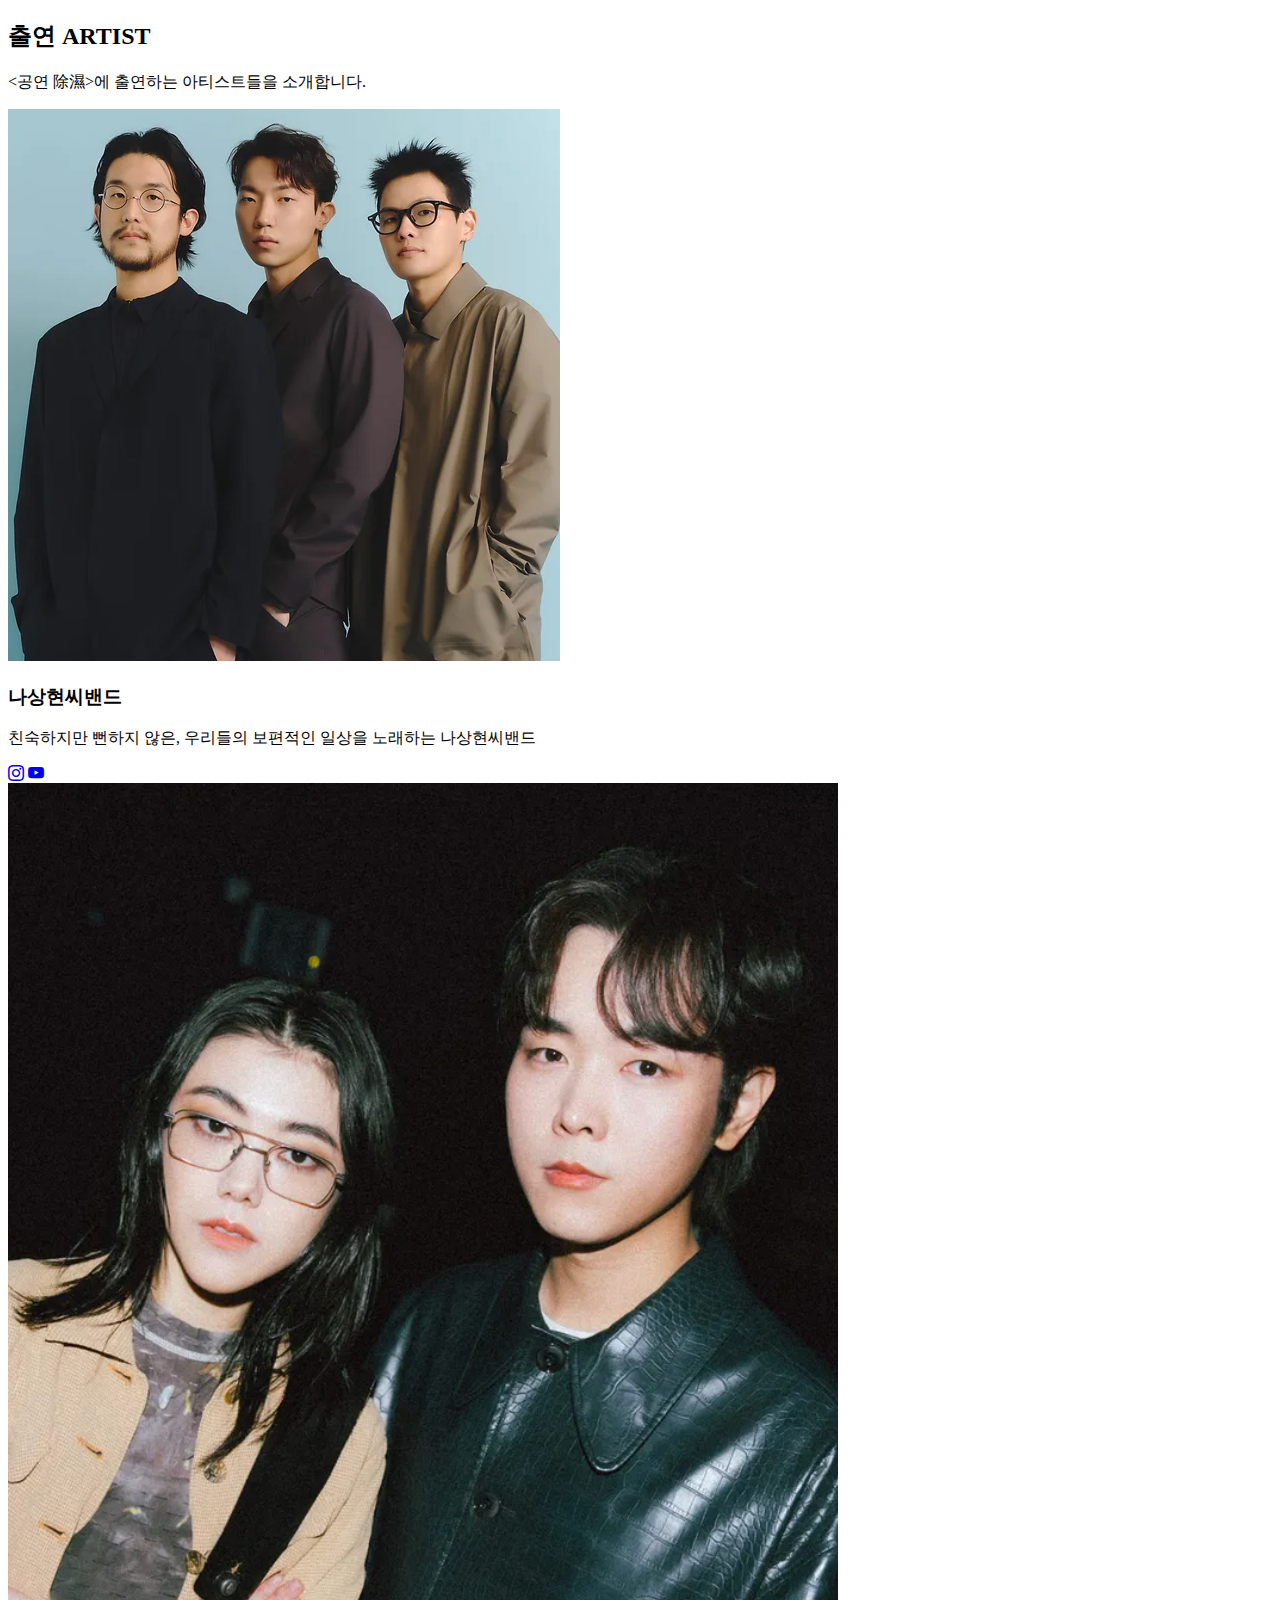
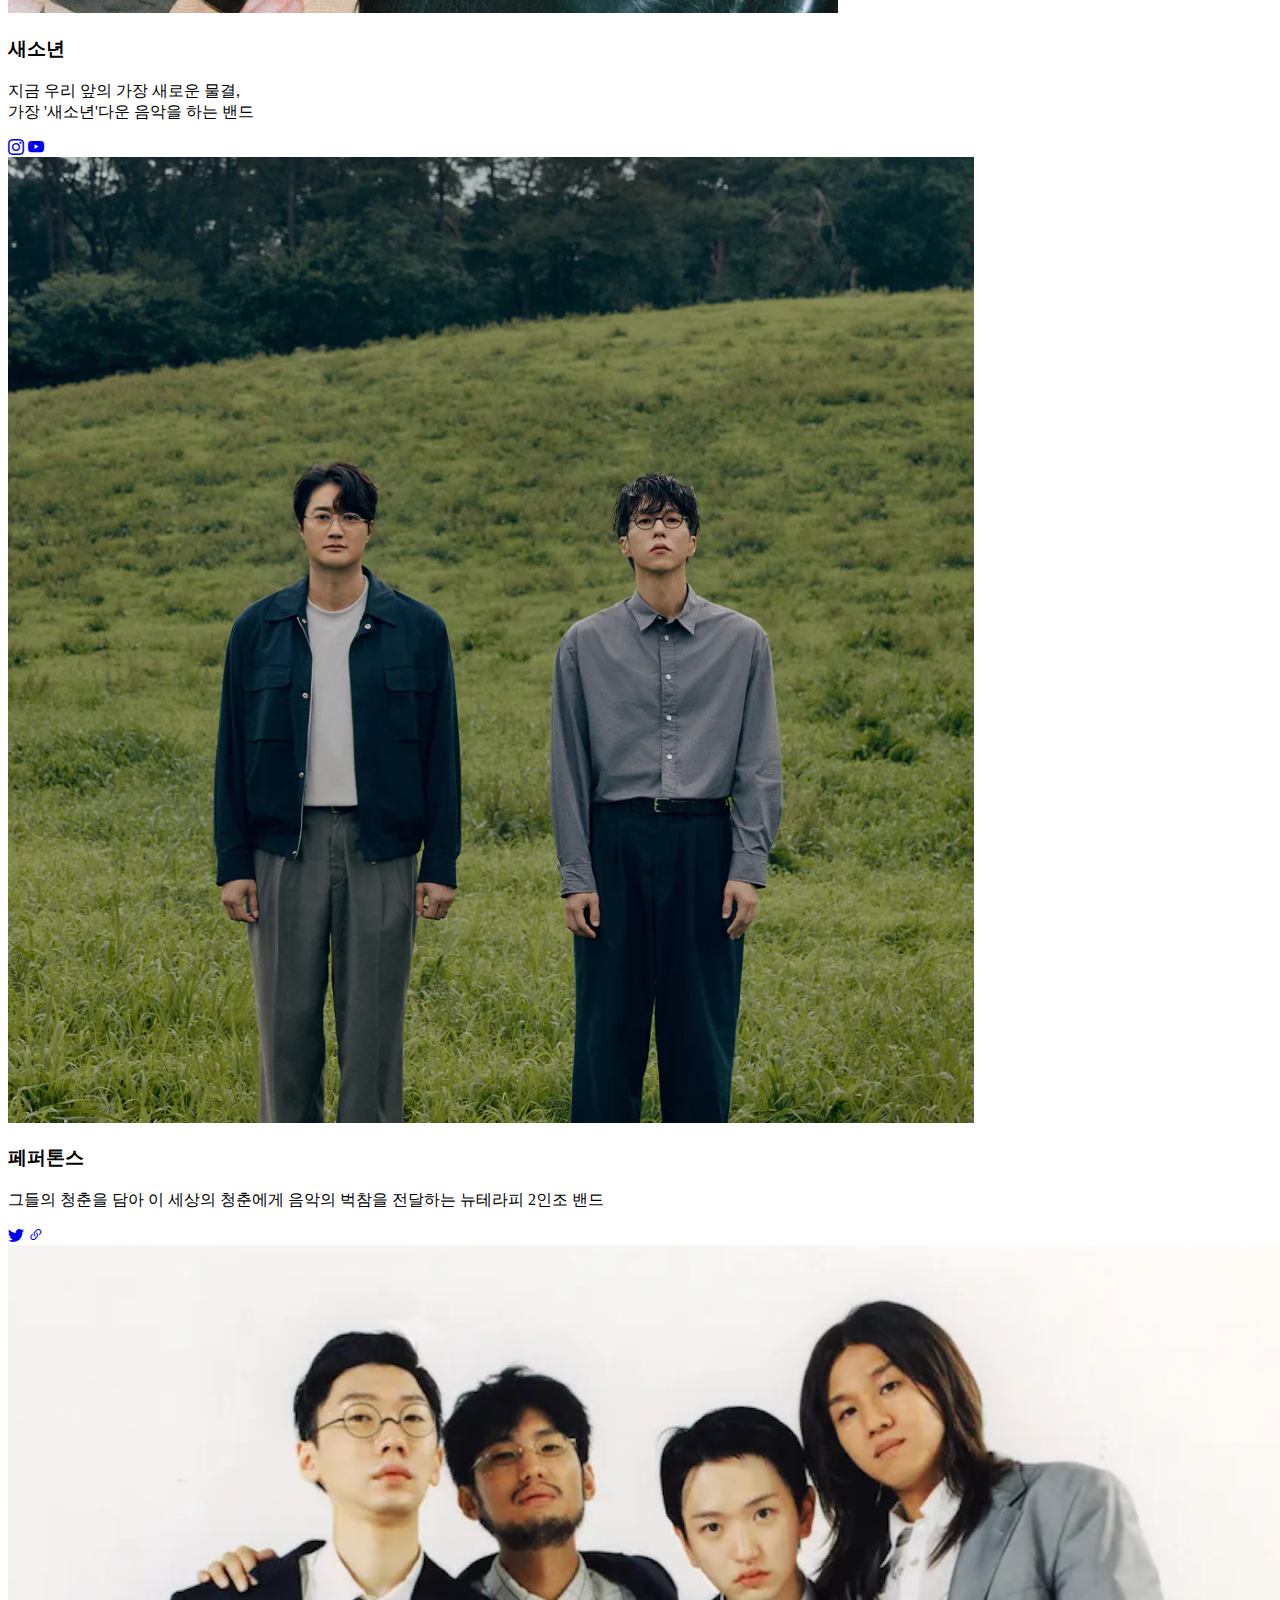
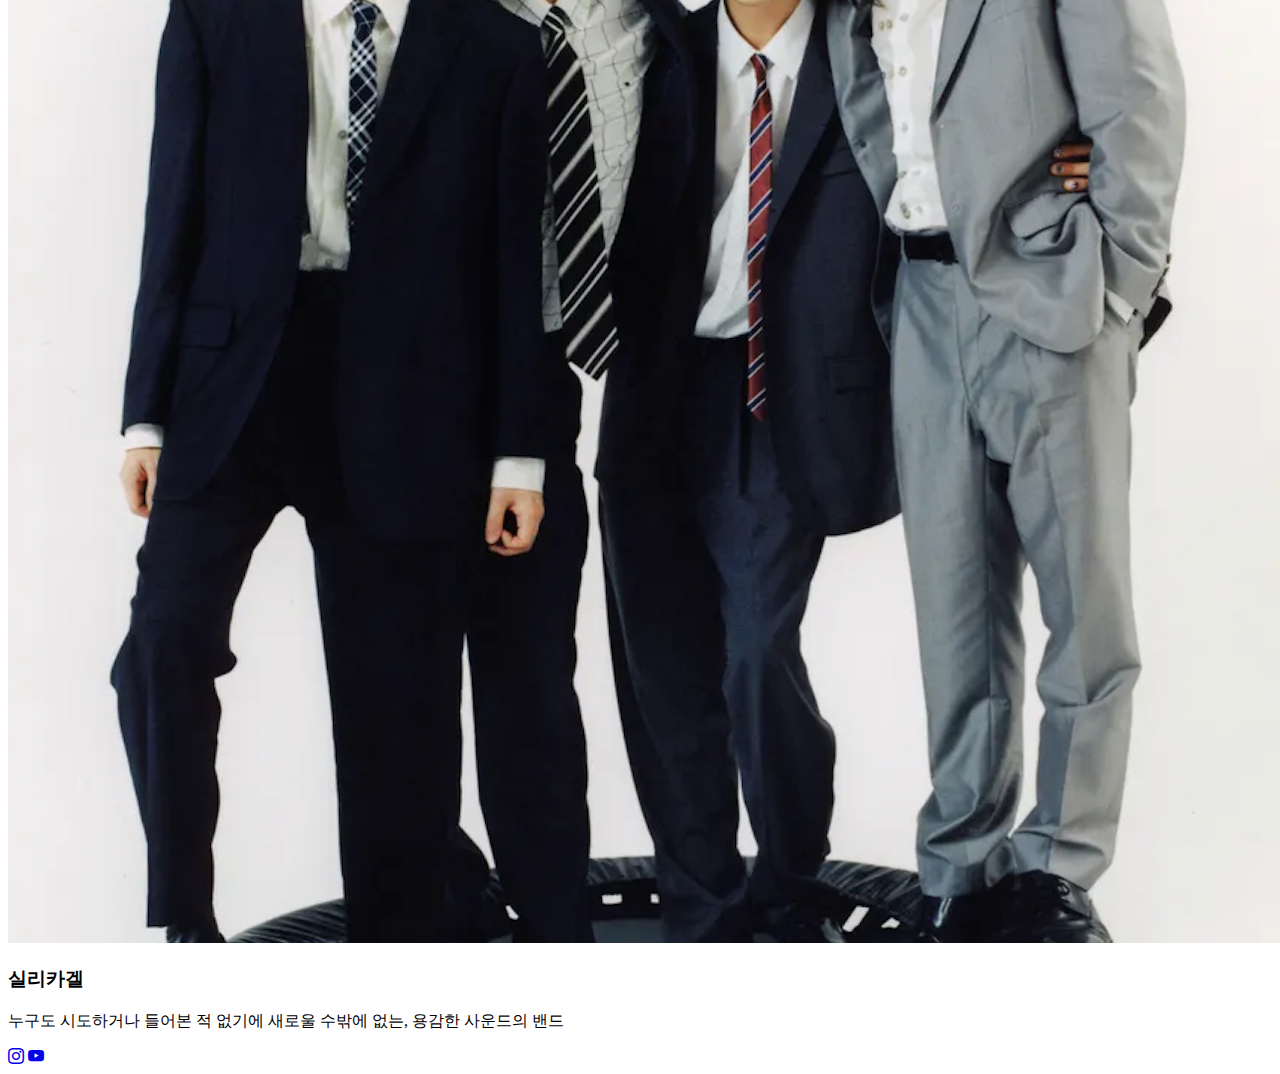
<file: artist.html>
<!doctype html>
<html lang="ko">
  <head>
    <meta charset="utf-8">
    <meta name="viewport" content="width=device-width, initial-scale=1">
    <title>공연 除濕 2023</title>
    <link href="https://cdn.jsdelivr.net/npm/bootstrap@5.3.0/dist/css/bootstrap.min.css" rel="stylesheet" integrity="sha384-9ndCyUaIbzAi2FUVXJi0CjmCapSmO7SnpJef0486qhLnuZ2cdeRhO02iuK6FUUVM" crossorigin="anonymous">
    <link rel="stylesheet" href="https://cdn.jsdelivr.net/npm/bootstrap-icons@1.10.5/font/bootstrap-icons.css">
</head>
  <body>


    <!-- 라인업 영역 시작 -->
    <section class="container overflow-hidden py-5"  id="blog">
        <div class="text-center py-5">
             <h2 class="fw-bold mb-3">출연 ARTIST</h2>
             <p class="lead text-muted"><공연 除濕>에 출연하는 아티스트들을 소개합니다.</p>
        </div>
 
        <div class="row pb-5 gy-4">
             <div class="col-sm-6 col-lg-3">
                 <div class="card">
                     <img src="image/band nah.png" class="card-img-top" alt="나상현씨밴드">
                     <div class="card-body text-center">
                         <h3 class="card-title fs-4">나상현씨밴드</h3>
                         <p class="card-text">친숙하지만 뻔하지 않은, 우리들의 보편적인 일상을 노래하는 나상현씨밴드</p>
                         <a href="https://www.instagram.com/band_nah/" target="_blank" class="btn btn-outline-success rounded-pill btn-sm"><i class="bi bi-instagram"></i></a>
                         <a href="https://www.youtube.com/channel/UCayEH46Rr_uucTJShN2hjaw" target="_blank" class="btn btn-outline-success rounded-pill btn-sm"><i class="bi bi-youtube"></i></a>
                     </div>
                 </div>
             </div>
             <div class="col-sm-6 col-lg-3">
                 <div class="card">
                     <img src="image/saesonyeon.png" class="card-img-top" alt="새소년">
                     <div class="card-body text-center">
                         <h3 class="card-title fs-4">새소년</h3>
                         <p class="card-text">지금 우리 앞의 가장 새로운 물결,<br> 가장 '새소년'다운 음악을 하는 밴드</p>
                         <a href="https://www.instagram.com/se_so_neon/" target="_blank" class="btn btn-outline-success rounded-pill btn-sm"><i class="bi bi-instagram"></i></a>
                         <a href="https://www.youtube.com/channel/UCpltpdgUIrAlf5oPmHslyLQ" target="_blank" class="btn btn-outline-success rounded-pill btn-sm"><i class="bi bi-youtube"></i></a>
                        </div>
                 </div>
             </div>
             <div class="col-sm-6 col-lg-3">
                 <div class="card">
                     <img src="image/peppertones.png" class="card-img-top" alt="페퍼톤스">
                     <div class="card-body text-center">
                         <h3 class="card-title fs-4">페퍼톤스</h3>
                         <p class="card-text">그들의 청춘을 담아 이 세상의 청춘에게 음악의 벅참을 전달하는 뉴테라피 2인조 밴드</p>
                         <a href="https://twitter.com/pptnzexpress" target="_blank" class="btn btn-outline-success rounded-pill btn-sm"><i class="bi bi-twitter"></i></a>
                         <a href="http://peppertones.net/" target="_blank" class="btn btn-outline-success rounded-pill btn-sm"><i class="bi bi-link-45deg"></i></a>
                        </div>
                 </div>
             </div>
             <div class="col-sm-6 col-lg-3">
                 <div class="card">
                     <img src="image/silica gel.png" class="card-img-top" alt="실리카겔">
                     <div class="card-body text-center">
                         <h3 class="card-title fs-4">실리카겔</h3>
                         <p class="card-text">누구도 시도하거나 들어본 적 없기에 새로울 수밖에 없는, 용감한 사운드의 밴드</p>
                         <a href="https://www.instagram.com/silicagel.official/" target="_blank" class="btn btn-outline-success rounded-pill btn-sm"><i class="bi bi-instagram"></i></a>
                         <a href="https://www.youtube.com/channel/UCXteMTpHAvyDP05G0QULuZA" target="_blank" class="btn btn-outline-success rounded-pill btn-sm"><i class="bi bi-youtube"></i></a>
                     </div>
                 </div>
             </div>
        </div>
     </section>
<!-- 라인업 영역 끝 -->


    <script src="https://cdn.jsdelivr.net/npm/bootstrap@5.3.0/dist/js/bootstrap.bundle.min.js" integrity="sha384-geWF76RCwLtnZ8qwWowPQNguL3RmwHVBC9FhGdlKrxdiJJigb/j/68SIy3Te4Bkz" crossorigin="anonymous"></script>
  </body>
</html>
</file>
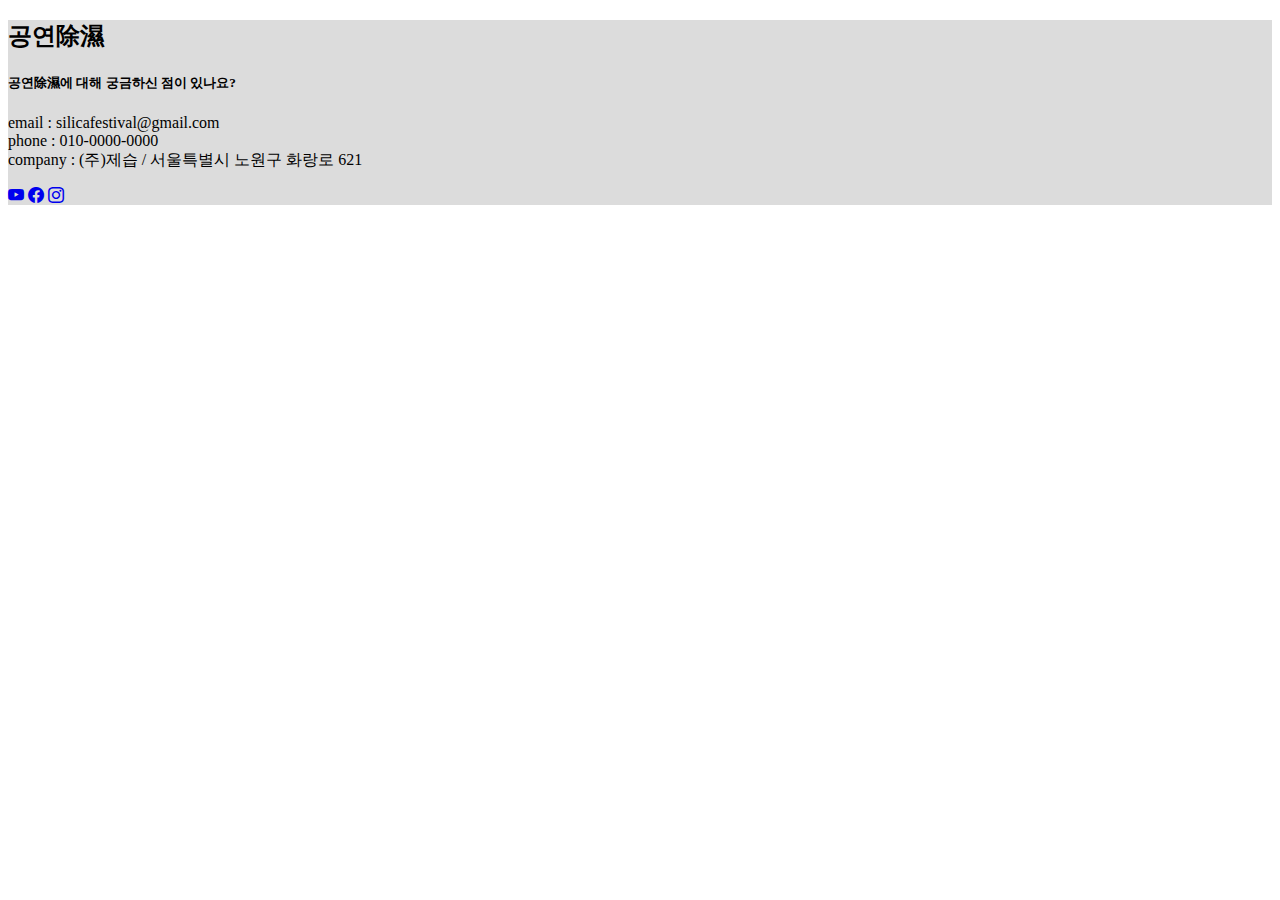
<file: banner.html>
<!doctype html>
<html lang="ko">
  <head>
    <meta charset="utf-8">
    <meta name="viewport" content="width=device-width, initial-scale=1">
    <title>제습 배너</title>
    <link href="https://cdn.jsdelivr.net/npm/bootstrap@5.3.0/dist/css/bootstrap.min.css" rel="stylesheet" integrity="sha384-9ndCyUaIbzAi2FUVXJi0CjmCapSmO7SnpJef0486qhLnuZ2cdeRhO02iuK6FUUVM" crossorigin="anonymous">
    <link rel="stylesheet" href="https://cdn.jsdelivr.net/npm/bootstrap-icons@1.10.5/font/bootstrap-icons.css">
    <link rel="stylesheet" href="banner.css">
    </head>
  <body>

  <!-- 배너 영역 시작 -->
    <section id="banner">
        <div class="container text-left">
            <h2 class="fw-bold mb-3">공연除濕</h2>
            <h5>공연除濕에 대해 궁금하신 점이 있나요?</h5>
            <p class="">email : silicafestival@gmail.com<br>
            phone : 010-0000-0000<br>
          company : (주)제습 / 서울특별시 노원구 화랑로 621</p>
        </div>

        <div class="d-flex justify-content-evenly px-5 mt-4 text-left">
          <a href="https://www.youtube.com/" target="_blank" class="btn btn-outline-dark rounded-pill btn-lg"><i class="bi bi-youtube"></i></a>
          <a href="https://www.facebook.com/" target="_blank" class="btn btn-outline-dark rounded-pill btn-lg"><i class="bi bi-facebook"></i></a>
          <a href="https://www.instagram.com/silicafestival_/" target="_blank" class="btn btn-outline-dark rounded-pill btn-lg"><i class="bi bi-instagram"></i></a>
        </div>
<!-- 배너 영역 끝 -->




    <script src="https://cdn.jsdelivr.net/npm/bootstrap@5.3.0/dist/js/bootstrap.bundle.min.js" integrity="sha384-geWF76RCwLtnZ8qwWowPQNguL3RmwHVBC9FhGdlKrxdiJJigb/j/68SIy3Te4Bkz" crossorigin="anonymous"></script>
  </body>
</html>
</file>
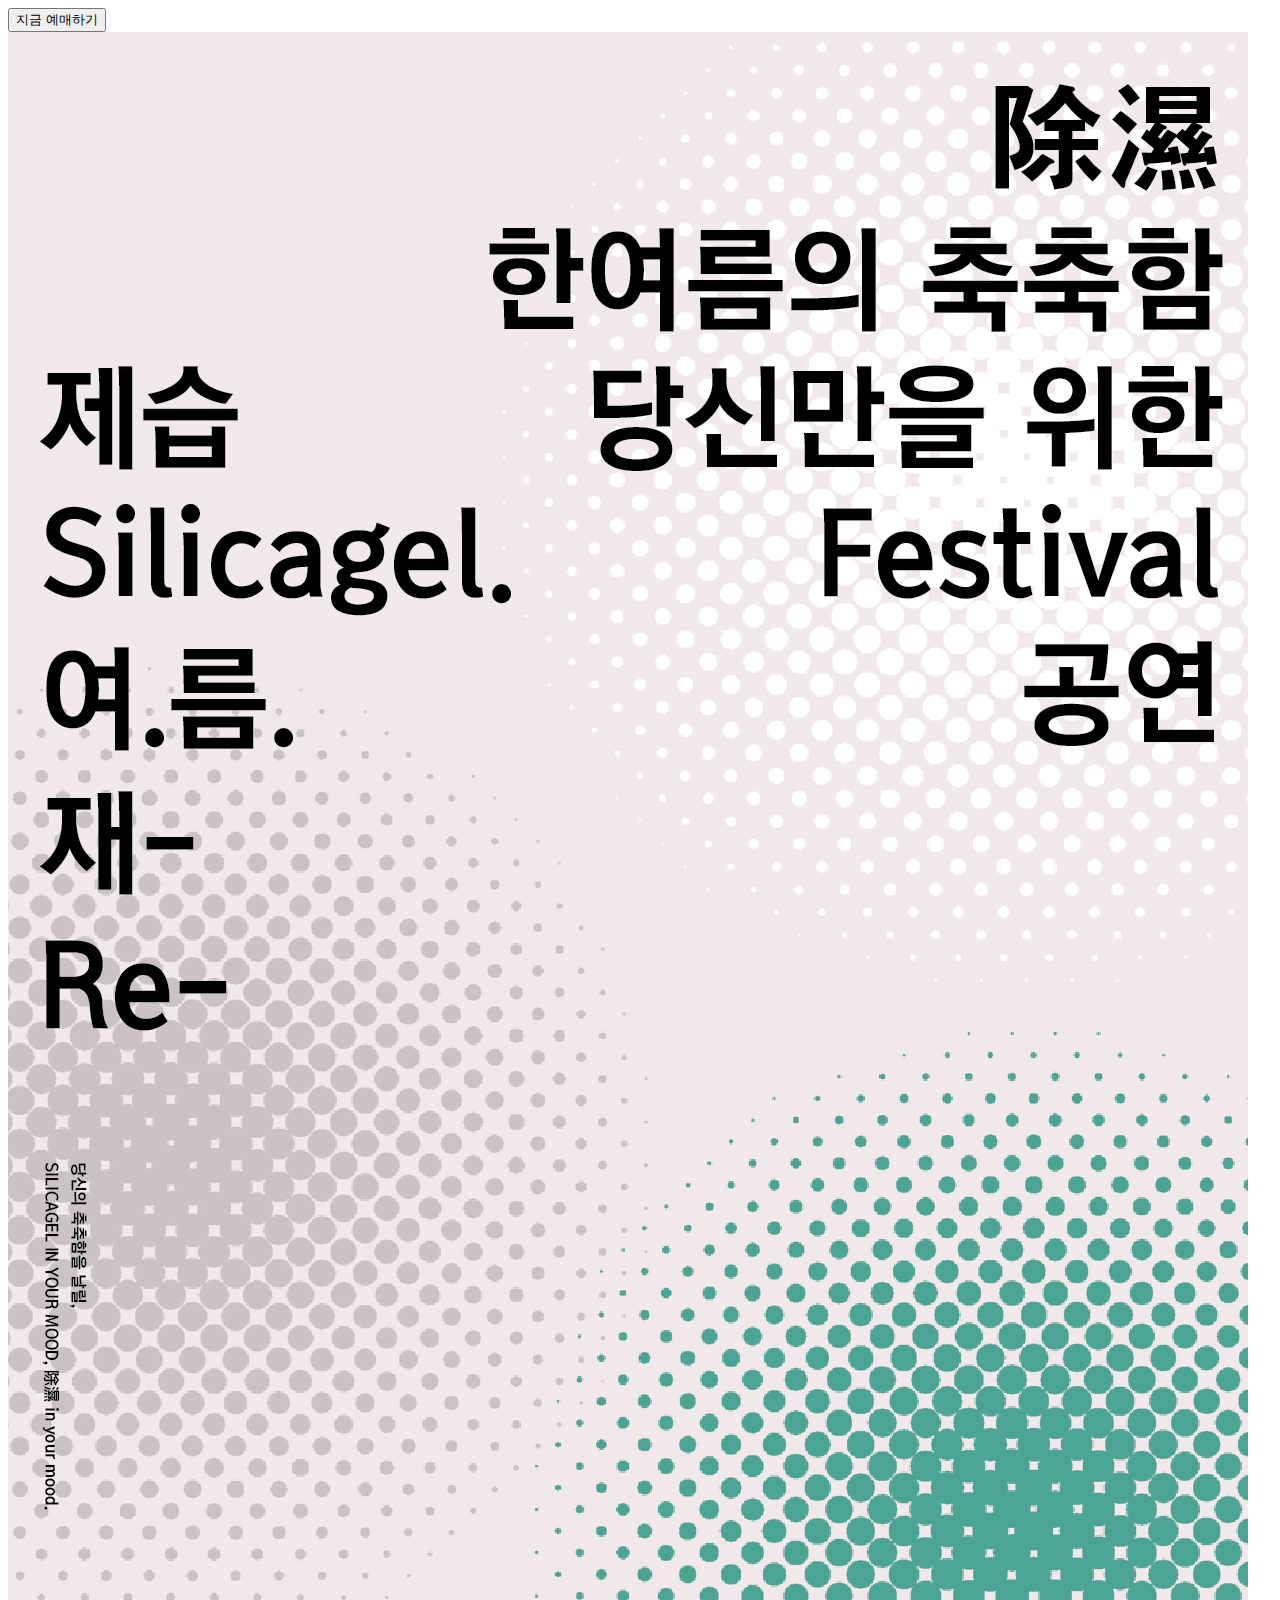
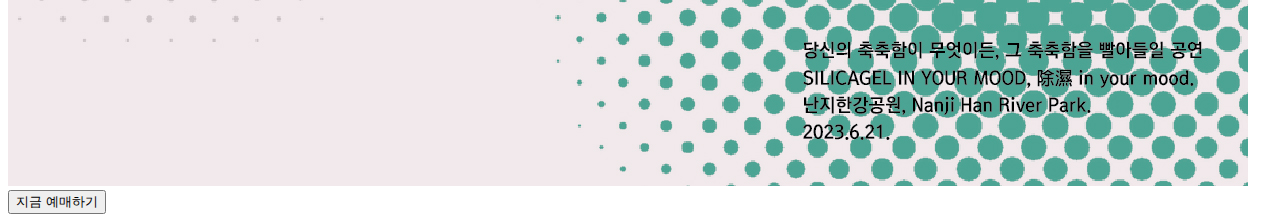
<file: home.html>
<!doctype html>
<html lang="ko">
  <head>
    <meta charset="utf-8">
    <meta name="viewport" content="width=device-width, initial-scale=1">
    <title>home</title>
    <link href="https://cdn.jsdelivr.net/npm/bootstrap@5.3.0-alpha3/dist/css/bootstrap.min.css" rel="stylesheet" integrity="sha384-KK94CHFLLe+nY2dmCWGMq91rCGa5gtU4mk92HdvYe+M/SXH301p5ILy+dN9+nJOZ" crossorigin="anonymous">
    <link rel="stylesheet" href="style.css">
  </head>
  <body>


    <!-- 헤더 영역 시작 -->

    <header class="d-flex flex-column justify-content-center align-items-center text-white vh-100">
    <button type="button" class="btn mt-5 btn-outline-successrounded-pill">지금 예매하기</button>
    </header>

    <!-- 헤더 영역 끝 -->

    <img src="detail/KakaoTalk_Photo_2023-06-14-13-13-37 008.jpeg" alt="">
    <button type="button" class="btn mt-5 btn-outline-successrounded-pill">지금 예매하기</button>


    <script src="https://cdn.jsdelivr.net/npm/bootstrap@5.3.0-alpha3/dist/js/bootstrap.bundle.min.js" integrity="sha384-ENjdO4Dr2bkBIFxQpeoTz1HIcje39Wm4jDKdf19U8gI4ddQ3GYNS7NTKfAdVQSZe" crossorigin="anonymous"></script>
  </body>
</html>
</file>
<file: banner.css>
#banner{
    background-color: gainsboro;
    background-size: cover;
    background-position: center;
    background-attachment: fixed;
}
</file>
<file: style.css>
/* 네비게이션 영역 */
#nav{
    background-image: url(image/background.png);
    font-family: 'Gothic A1', sans-serif;
}

/* 헤더영역 */
#page{
    background-image:linear-gradient(rgba(0, 0, 0, 0.8),
                     rgb(0,0,0,.2)), url(detail/KakaoTalk_Photo_2023-06-14-13-13-37\ 008.jpeg);
    background-size: cover; 
    background-position: center top;
    background-attachment: fixed;
}


/* 라인업 영역 */
.card-hover:hover {
    background-color: #A5D3B7;
}

/* 공연소개영역 */
#festival {
    background-image: url(./images/color.png);
    background-size: cover;
    background-position: center top;
    background-attachment: fixed;
}

/* 배너영역 */
#banner{
    background-color: gainsboro;
    background-size: cover;
    background-position: center;
    background-attachment: fixed;
}
</file>
